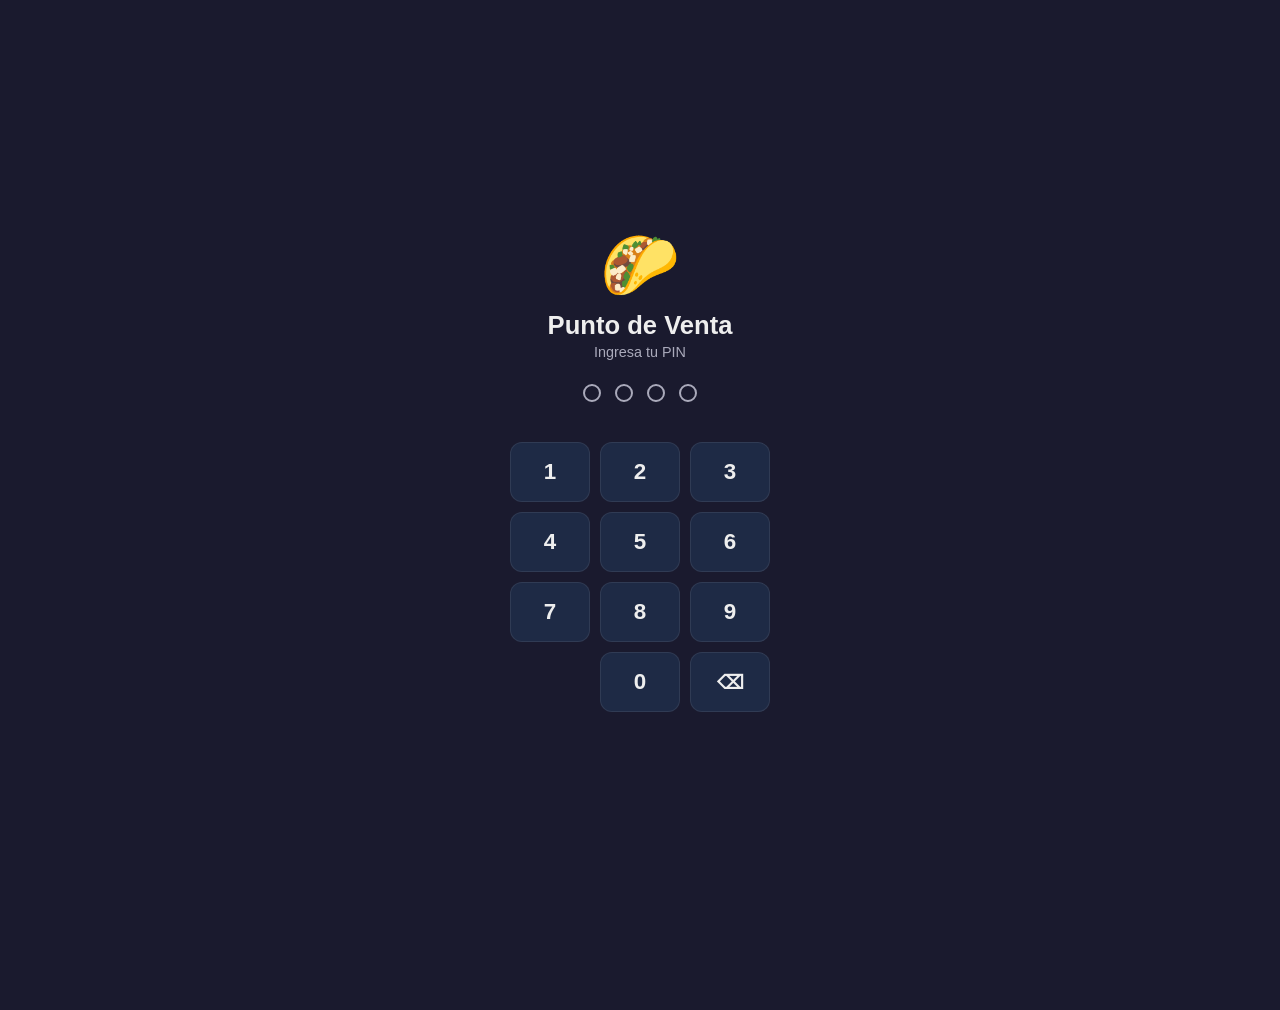
<file: index.html>
<!DOCTYPE html>
<html lang="es">
<head>
  <meta charset="UTF-8">
  <meta name="viewport" content="width=device-width, initial-scale=1.0, user-scalable=no, viewport-fit=cover">
  <meta name="theme-color" content="#e94560">
  <meta name="apple-mobile-web-app-capable" content="yes">
  <meta name="apple-mobile-web-app-status-bar-style" content="black-translucent">
  <title>Punto de Venta</title>
  <link rel="manifest" href="manifest.json">
  <link rel="icon" href="data:image/svg+xml,<svg xmlns='http://www.w3.org/2000/svg' viewBox='0 0 100 100'><text y='80' font-size='80'>🌮</text></svg>">
  <link rel="apple-touch-icon" href="icons/icon-192.png">
  <link rel="stylesheet" href="css/app.css">
</head>
<body>

  <div id="main"></div>

  <nav class="bottom-nav" id="bottomNav"></nav>

  <div class="toast" id="toast"></div>

  <script src="js/error-logger.js"></script>
  <script src="js/supabase.js"></script>
  <script src="js/auth.js"></script>
  <script src="js/pedidos.js"></script>
  <script src="js/nuevo-pedido.js"></script>
  <script src="js/cocina.js"></script>
  <script src="js/cobrar.js"></script>
  <script src="js/corte.js"></script>
  <script src="js/menu-admin.js"></script>
  <script src="js/tareas.js"></script>
  <script src="js/inventario.js"></script>
  <script src="js/auditoria.js"></script>
  <script src="js/equipo.js"></script>
  <script src="js/negocio-admin.js"></script>
  <script src="js/desempeno.js"></script>
  <script src="js/horarios.js"></script>
  <script src="js/app.js"></script>

  <script>
    if ('serviceWorker' in navigator) {
      navigator.serviceWorker.register('/sw.js').catch(() => {});
    }
  </script>
</body>
</html>
</file>
<file: css/app.css>
/* ============================================================
   TAQUERÍA CRUZ — PWA Styles
   Mobile-first, dark theme, touch-optimized
   ============================================================ */

:root {
  --bg: #1a1a2e;
  --bg2: #16213e;
  --surface: #1e2a45;
  --surface2: #253552;
  --primary: #e94560;
  --primary-dark: #c73450;
  --success: #0cca4a;
  --warning: #f0a500;
  --danger: #e74c3c;
  --text: #eee;
  --text2: #aab;
  --muted: #aab;          /* alias de text2 — evita referencias rotas */
  --border: rgba(255,255,255,.08);
  --radius: 12px;
  --shadow: 0 4px 20px rgba(0,0,0,.3);
}

* { margin: 0; padding: 0; box-sizing: border-box; }

body {
  font-family: -apple-system, BlinkMacSystemFont, 'Segoe UI', Roboto, sans-serif;
  background: var(--bg);
  color: var(--text);
  min-height: 100vh;
  display: flex;
  flex-direction: column;
  -webkit-tap-highlight-color: transparent;
  overscroll-behavior: none;
}

/* ── NAV ── */
.bottom-nav {
  position: fixed;
  bottom: 0;
  left: 0;
  right: 0;
  background: var(--bg2);
  display: flex;
  justify-content: space-around;
  padding: 6px 0 env(safe-area-inset-bottom, 6px);
  border-top: 1px solid var(--border);
  z-index: 100;
}

.nav-item {
  display: flex;
  flex-direction: column;
  align-items: center;
  gap: 2px;
  padding: 6px 8px;
  color: var(--text2);
  text-decoration: none;
  font-size: .7rem;
  border: none;
  background: none;
  cursor: pointer;
  transition: color .2s;
  min-width: 56px;
}

.nav-item .nav-icon { font-size: 1.3rem; }
.nav-item.active { color: var(--primary); }
.nav-item { position: relative; }
.nav-badge {
  position: absolute;
  top: 2px;
  right: 6px;
  background: var(--danger);
  color: #fff;
  font-size: .6rem;
  font-weight: 700;
  min-width: 16px;
  height: 16px;
  border-radius: 8px;
  display: flex;
  align-items: center;
  justify-content: center;
  padding: 0 4px;
  line-height: 1;
  pointer-events: none;
}

/* ── MAIN ── */
#main {
  flex: 1;
  padding: 12px;
  padding-bottom: 80px;
  max-width: 1200px;
  margin: 0 auto;
  width: 100%;
}

/* ── HEADERS ── */
.view-header {
  display: flex;
  align-items: center;
  gap: 12px;
  margin-bottom: 16px;
  flex-wrap: wrap;
}
.view-header h1 {
  font-size: 1.3rem;
  flex: 1;
}

/* ── BUTTONS ── */
.btn {
  display: inline-flex;
  align-items: center;
  justify-content: center;
  gap: 6px;
  padding: 10px 18px;
  border: none;
  border-radius: var(--radius);
  font-size: .9rem;
  font-weight: 600;
  cursor: pointer;
  transition: all .15s;
  white-space: nowrap;
}
.btn:active { transform: scale(.96); }
.btn-primary { background: var(--primary); color: #fff; }
.btn-primary:active { background: var(--primary-dark); }
.btn-success { background: var(--success); color: #fff; }
.btn-warning { background: var(--warning); color: #222; }
.btn-danger { background: var(--danger); color: #fff; }
.btn-outline { background: transparent; color: var(--text2); border: 1px solid var(--border); }
.btn-sm { padding: 6px 12px; font-size: .8rem; }
.btn-lg { padding: 14px 24px; font-size: 1rem; }
.btn-block { width: 100%; }
.btn:disabled { opacity: .4; pointer-events: none; }

/* ── TOAST ── */
.toast {
  position: fixed;
  top: 12px;
  left: 50%;
  transform: translateX(-50%) translateY(-100px);
  background: var(--surface2);
  color: var(--text);
  padding: 12px 24px;
  border-radius: 30px;
  font-size: .9rem;
  font-weight: 600;
  z-index: 999;
  transition: transform .3s ease;
  box-shadow: var(--shadow);
}
.toast.show { transform: translateX(-50%) translateY(0); }
.toast.error { background: var(--danger); }
.toast.warning { background: var(--warning); color: #000; }

/* ── LOADING / EMPTY ── */
.loading, .empty-state {
  text-align: center;
  padding: 3rem;
  color: var(--text2);
  font-size: 1rem;
}

/* ── PEDIDOS GRID ── */
.pedidos-grid {
  display: grid;
  grid-template-columns: repeat(auto-fill, minmax(280px, 1fr));
  gap: 12px;
}

.pedido-card {
  background: var(--surface);
  border-radius: var(--radius);
  padding: 16px;
  border-left: 4px solid var(--text2);
  box-shadow: var(--shadow);
}
.pedido-card.estado-abierta { border-left-color: var(--warning); }
.pedido-card.estado-cocina { border-left-color: var(--primary); }
.pedido-card.estado-lista { border-left-color: var(--success); }

.pedido-header {
  display: flex;
  justify-content: space-between;
  margin-bottom: 4px;
}
.pedido-mesa { font-weight: 700; font-size: 1.1rem; }
.pedido-estado { font-size: .75rem; text-transform: uppercase; letter-spacing: .05em; opacity: .7; }
.pedido-num { font-size: .85rem; color: var(--text2); }
.pedido-time { font-size: .8rem; color: var(--text2); margin-bottom: 8px; }
.pedido-items { list-style: none; margin-bottom: 10px; }
.pedido-items li { padding: 2px 0; font-size: .9rem; }
.pedido-items small { color: var(--text2); }
.pedido-total { font-size: 1.2rem; font-weight: 700; margin-bottom: 10px; }
.pedido-actions { display: flex; gap: 6px; flex-wrap: wrap; }

/* ── NUEVO PEDIDO ── */
.nuevo-pedido-layout {
  display: grid;
  grid-template-columns: 1fr;
  gap: 16px;
}
@media (min-width: 768px) {
  .nuevo-pedido-layout { grid-template-columns: 1fr 320px; }
}

.cliente-selector { margin-bottom: 12px; }
.cliente-selector label { font-size: .85rem; color: var(--text2); margin-bottom: 6px; display: block; }
.cliente-row { display: flex; gap: 8px; margin-bottom: 8px; }
.cliente-input {
  flex: 1;
  padding: 10px 14px;
  border: 1px solid var(--border);
  border-radius: var(--radius);
  background: var(--surface);
  color: var(--text);
  font-size: 1rem;
  font-weight: 600;
}
.cliente-input::placeholder { color: var(--text2); font-weight: 400; }
.clientes-rapidos { display: flex; gap: 6px; flex-wrap: wrap; }
.cliente-chip {
  padding: 6px 12px;
  border-radius: 20px;
  border: 1px solid var(--border);
  background: var(--surface2);
  color: var(--text);
  font-size: .8rem;
  cursor: pointer;
  transition: all .15s;
}
.cliente-chip:active { background: var(--primary); border-color: var(--primary); }
.mesa-btn {
  padding: 10px 16px;
  border-radius: var(--radius);
  border: 1px solid var(--border);
  background: var(--surface);
  color: var(--text);
  font-weight: 700;
  font-size: .9rem;
  cursor: pointer;
  transition: all .15s;
  white-space: nowrap;
}
.mesa-btn.active { background: var(--primary); border-color: var(--primary); }

.cat-tabs {
  display: flex;
  gap: 6px;
  overflow-x: auto;
  padding-bottom: 8px;
  margin-bottom: 8px;
  -webkit-overflow-scrolling: touch;
}
.cat-tab {
  flex-shrink: 0;
  padding: 8px 16px;
  border: 1px solid var(--border);
  border-radius: 30px;
  background: var(--surface);
  color: var(--text);
  font-size: .85rem;
  cursor: pointer;
  transition: all .15s;
  white-space: nowrap;
}
.cat-tab.active { background: var(--primary); border-color: var(--primary); }

.productos-grid {
  display: grid;
  grid-template-columns: repeat(auto-fill, minmax(140px, 1fr));
  gap: 8px;
}
.producto-btn {
  position: relative;
  padding: 14px 10px;
  border-radius: var(--radius);
  border: 1px solid var(--border);
  background: var(--surface);
  color: var(--text);
  cursor: pointer;
  text-align: center;
  transition: all .15s;
}
.producto-btn:active { transform: scale(.96); background: var(--surface2); }
.producto-btn.in-ticket { border-color: var(--primary); background: rgba(233,69,96,.12); }
.prod-name { display: block; font-weight: 600; font-size: .9rem; margin-bottom: 4px; }
.prod-price { font-size: .85rem; color: var(--text2); }
.prod-qty {
  position: absolute;
  top: -6px; right: -6px;
  width: 22px; height: 22px;
  border-radius: 50%;
  background: var(--primary);
  color: #fff;
  font-size: .75rem;
  font-weight: 700;
  display: flex;
  align-items: center;
  justify-content: center;
}

/* ── TICKET PANEL ── */
.ticket-panel {
  background: var(--surface);
  border-radius: var(--radius);
  padding: 16px;
  display: flex;
  flex-direction: column;
  max-height: calc(100vh - 160px);
}
.ticket-title { font-size: 1.1rem; margin-bottom: 8px; }
.ticket-items { flex: 1; overflow-y: auto; margin-bottom: 12px; }
.ticket-empty { text-align: center; color: var(--text2); padding: 2rem 0; }

.ticket-item {
  padding: 8px 0;
  border-bottom: 1px solid var(--border);
}
.ticket-item-top {
  display: flex;
  justify-content: space-between;
  font-weight: 600;
}
.ticket-item-controls {
  display: flex;
  align-items: center;
  gap: 6px;
  margin-top: 6px;
}
.qty-btn {
  width: 30px; height: 30px;
  border-radius: 50%;
  border: 1px solid var(--border);
  background: var(--surface2);
  color: var(--text);
  font-size: 1rem;
  cursor: pointer;
  display: flex;
  align-items: center;
  justify-content: center;
}
.qty-num { font-weight: 700; min-width: 20px; text-align: center; }
.nota-input {
  flex: 1;
  padding: 4px 8px;
  border: 1px solid var(--border);
  border-radius: 6px;
  background: var(--bg);
  color: var(--text);
  font-size: .8rem;
}
.btn-remove {
  width: 28px; height: 28px;
  border-radius: 50%;
  border: none;
  background: rgba(231,76,60,.2);
  color: var(--danger);
  cursor: pointer;
  font-size: .8rem;
}
.ticket-footer { border-top: 1px solid var(--border); padding-top: 12px; }
.ticket-total { font-size: 1.3rem; font-weight: 700; margin-bottom: 10px; text-align: right; }

/* ── COCINA ── */
.cocina-grid {
  display: grid;
  grid-template-columns: repeat(auto-fill, minmax(280px, 1fr));
  gap: 12px;
}
.cocina-card {
  background: var(--surface);
  border-radius: var(--radius);
  padding: 16px;
  border-left: 4px solid var(--primary);
  box-shadow: var(--shadow);
}
.cocina-card.cocina-lista { border-left-color: var(--success); opacity: .7; }
.cocina-card.cocina-urgente { border-left-color: var(--danger); animation: pulse 1.5s infinite; }
@keyframes pulse { 0%, 100% { box-shadow: var(--shadow); } 50% { box-shadow: 0 0 20px rgba(231,76,60,.3); } }

.cocina-card-header { display: flex; justify-content: space-between; align-items: center; margin-bottom: 10px; }
.cocina-mesa { font-weight: 700; font-size: 1.2rem; }
.cocina-num { color: var(--text2); }
.cocina-time { font-size: .85rem; }
.cocina-time.urgente { color: var(--danger); font-weight: 700; }
.cocina-items { list-style: none; margin-bottom: 12px; }
.cocina-item { padding: 4px 0; font-size: 1.05rem; }
.cocina-nota { color: var(--warning); font-size: .85rem; margin-top: 2px; }
.cocina-btn { padding: 14px; font-size: 1.1rem; }
.cocina-estado-lista { text-align: center; padding: 10px; font-size: .9rem; color: var(--success); }
.cocina-empty { font-size: 1.1rem; }
.cocina-clock { font-size: 1.2rem; font-weight: 700; color: var(--text2); }

/* ── COBRAR ── */
.cobrar-layout {
  display: grid;
  grid-template-columns: 1fr;
  gap: 16px;
}
@media (min-width: 768px) {
  .cobrar-layout { grid-template-columns: 1fr 320px; }
}
.cobrar-ticket {
  background: var(--surface);
  border-radius: var(--radius);
  padding: 20px;
}
.cobrar-table {
  width: 100%;
  border-collapse: collapse;
  margin: 12px 0;
}
.cobrar-table th, .cobrar-table td {
  padding: 8px;
  text-align: left;
  border-bottom: 1px solid var(--border);
}
.cobrar-table th { color: var(--text2); font-size: .8rem; text-transform: uppercase; }
.cobrar-total-line { font-size: 1.4rem; text-align: right; padding: 12px 0; }

.cobrar-pago {
  background: var(--surface);
  border-radius: var(--radius);
  padding: 20px;
}
.pago-rapido { display: flex; gap: 8px; margin: 12px 0; flex-wrap: wrap; }
.pago-btn {
  flex: 1;
  min-width: 60px;
  padding: 14px;
  border: 1px solid var(--border);
  border-radius: var(--radius);
  background: var(--surface2);
  color: var(--text);
  font-size: 1rem;
  font-weight: 700;
  cursor: pointer;
  transition: all .15s;
}
.pago-btn:active { background: var(--primary); border-color: var(--primary); }
.pago-input {
  width: 100%;
  padding: 14px;
  font-size: 1.3rem;
  font-weight: 700;
  border: 2px solid var(--border);
  border-radius: var(--radius);
  background: var(--bg);
  color: var(--text);
  text-align: center;
  margin: 8px 0;
}
.pago-cambio { text-align: center; font-size: 1.2rem; font-weight: 700; margin: 8px 0; min-height: 32px; }
.cambio-ok { color: var(--success); }
.cambio-falta { color: var(--danger); }

/* ── CORTE ── */
.corte-fecha { color: var(--text2); font-size: .9rem; }
.corte-resumen {
  display: grid;
  grid-template-columns: repeat(auto-fill, minmax(140px, 1fr));
  gap: 10px;
  margin-bottom: 16px;
}
.corte-stat {
  background: var(--surface);
  border-radius: var(--radius);
  padding: 16px;
  text-align: center;
}
.corte-stat.corte-total { background: var(--primary); }
.corte-stat-label { display: block; font-size: .75rem; text-transform: uppercase; color: var(--text2); margin-bottom: 4px; }
.corte-total .corte-stat-label { color: rgba(255,255,255,.8); }
.corte-stat-value { font-size: 1.5rem; font-weight: 700; }
.corte-table {
  width: 100%;
  border-collapse: collapse;
  background: var(--surface);
  border-radius: var(--radius);
  overflow: hidden;
}
.corte-table th, .corte-table td {
  padding: 10px 12px;
  text-align: left;
  border-bottom: 1px solid var(--border);
}
.corte-table th { color: var(--text2); font-size: .8rem; text-transform: uppercase; background: var(--surface2); }

/* ── ADMIN MENÚ ── */
.admin-cat-section { margin-bottom: 20px; }
.admin-cat-header {
  display: flex;
  justify-content: space-between;
  align-items: center;
  margin-bottom: 8px;
}
.admin-cat-header h2 { font-size: 1.1rem; }
.admin-table {
  width: 100%;
  border-collapse: collapse;
  background: var(--surface);
  border-radius: var(--radius);
  overflow: hidden;
}
.admin-table th, .admin-table td {
  padding: 10px;
  text-align: left;
  border-bottom: 1px solid var(--border);
}
.admin-table th { color: var(--text2); font-size: .75rem; text-transform: uppercase; background: var(--surface2); }
.admin-table .no-disponible { opacity: .4; }

/* ── MODAL ── */
.modal-overlay {
  position: fixed;
  inset: 0;
  z-index: 200;
  background: rgba(0,0,0,.6);
  display: flex;
  align-items: center;
  justify-content: center;
  padding: 16px;
}
.modal-card {
  background: var(--bg2);
  border-radius: var(--radius);
  padding: 20px;
  width: 100%;
  max-width: 500px;
  max-height: 80vh;
  overflow-y: auto;
  box-shadow: var(--shadow);
}
.modal-header {
  display: flex;
  justify-content: space-between;
  align-items: center;
  margin-bottom: 16px;
}
.modal-header h2 { font-size: 1.1rem; }

/* ── TOP BAR ── */
.top-bar {
  position: sticky;
  top: 0;
  z-index: 90;
  background: var(--bg2);
  border-bottom: 1px solid var(--border);
  padding: 8px 12px;
  display: flex;
  align-items: center;
  gap: 10px;
}
.top-bar-user { font-weight: 700; font-size: .95rem; }
.top-bar-rol {
  font-size: .7rem;
  text-transform: uppercase;
  letter-spacing: .05em;
  color: var(--text2);
  background: var(--surface2);
  padding: 2px 8px;
  border-radius: 10px;
}
.top-bar-logout { margin-left: auto; }

/* ── LOGIN ── */
.login-screen {
  display: flex;
  align-items: center;
  justify-content: center;
  min-height: 100vh;
  padding: 20px;
}
.login-card {
  text-align: center;
  width: 100%;
  max-width: 320px;
}
.login-logo { font-size: 4rem; margin-bottom: 8px; }
.login-title { font-size: 1.6rem; margin-bottom: 4px; }
.login-sub { color: var(--text2); margin-bottom: 24px; font-size: .9rem; }

.pin-display {
  display: flex;
  justify-content: center;
  gap: 14px;
  margin-bottom: 8px;
}
.pin-dot {
  width: 18px;
  height: 18px;
  border-radius: 50%;
  border: 2px solid var(--text2);
  transition: all .15s;
}
.pin-dot.filled {
  background: var(--primary);
  border-color: var(--primary);
}
.pin-display.shake {
  animation: pinShake .4s;
}
@keyframes pinShake {
  0%, 100% { transform: translateX(0); }
  20%, 60% { transform: translateX(-8px); }
  40%, 80% { transform: translateX(8px); }
}
.pin-error {
  color: var(--danger);
  font-size: .85rem;
  min-height: 24px;
  margin-bottom: 8px;
}

.pin-pad {
  display: grid;
  grid-template-columns: repeat(3, 1fr);
  gap: 10px;
  max-width: 260px;
  margin: 0 auto;
}
.pin-key {
  height: 60px;
  border-radius: var(--radius);
  border: 1px solid var(--border);
  background: var(--surface);
  color: var(--text);
  font-size: 1.4rem;
  font-weight: 700;
  cursor: pointer;
  transition: all .1s;
}
.pin-key:active { background: var(--primary); border-color: var(--primary); transform: scale(.95); }
.pin-key:disabled { opacity: 0; cursor: default; }
.pin-delete { font-size: 1.2rem; }

/* ── TOP BAR NEGOCIO ── */
.top-bar-negocio {
  font-weight: 700;
  font-size: .85rem;
  margin-right: auto;
}

/* ── COCINA ITEMS CHECKBOX ── */
.cocina-item-check {
  display: flex;
  align-items: center;
  gap: 8px;
  cursor: pointer;
}
.cocina-item-check input[type="checkbox"] {
  width: 22px;
  height: 22px;
  accent-color: var(--success);
  cursor: pointer;
}
.cocina-item-listo { opacity: .6; text-decoration: line-through; }
.cocina-item-entregado { opacity: .4; text-decoration: line-through; }
.cocina-item-badge {
  font-size: .7rem;
  padding: 2px 6px;
  border-radius: 8px;
  margin-left: 8px;
  font-weight: 600;
}
.cocina-item-badge.listo { background: var(--success); color: #fff; }
.cocina-item-badge.entregado { background: var(--border); color: var(--muted); }
.cocina-actions { display: flex; flex-direction: column; gap: 6px; margin-top: 8px; }

/* ── TAREAS (COLA DE MESEROS) ── */
.tareas-list {
  display: flex;
  flex-direction: column;
  gap: 10px;
  padding: 0 4px;
}
.tareas-filtros {
  display: flex;
  gap: 6px;
}
.tarea-card {
  background: var(--surface);
  border-radius: var(--radius);
  padding: 14px;
  border-left: 4px solid var(--border);
}
.tarea-tipo-warning { border-left-color: var(--warning); }
.tarea-tipo-primary { border-left-color: var(--primary); }
.tarea-tipo-success { border-left-color: var(--success); }
.tarea-completada { opacity: .6; }
.tarea-header {
  display: flex;
  justify-content: space-between;
  align-items: center;
  margin-bottom: 6px;
}
.tarea-tipo {
  font-weight: 700;
  font-size: .9rem;
}
.tarea-time {
  font-size: .8rem;
  color: var(--muted);
}
.tarea-mesa {
  font-size: .95rem;
  font-weight: 600;
  margin-bottom: 4px;
}
.tarea-desc {
  font-size: .85rem;
  color: var(--text);
  margin-bottom: 6px;
  line-height: 1.3;
}
.tarea-creador, .tarea-completador {
  font-size: .75rem;
  color: var(--muted);
  margin-bottom: 2px;
}
.tarea-actions { margin-top: 8px; }

/* ── CUENTAS ABIERTAS CHIP ── */
.cliente-chip-cuenta {
  background: var(--primary) !important;
  color: #fff !important;
  border-color: var(--primary) !important;
}
.cuenta-info {
  padding: 8px 12px;
  background: var(--primary);
  color: #fff;
  border-radius: var(--radius);
  font-weight: 600;
  font-size: .9rem;
}

/* ── TURNO ── */
.turno-inicio {
  padding: 2rem;
  text-align: center;
}

/* ── INVENTARIO ── */
.inv-tabs {
  display: flex;
  gap: 6px;
  margin-bottom: 16px;
}
.inv-tab {
  padding: 8px 14px;
  border-radius: var(--radius);
  border: 1px solid var(--border);
  background: var(--surface);
  color: var(--text);
  font-size: .85rem;
  font-weight: 600;
  cursor: pointer;
}
.inv-tab.active {
  background: var(--primary);
  border-color: var(--primary);
  color: #fff;
}
.inv-cat-section { margin-bottom: 20px; }
.inv-cat-title {
  font-size: .95rem;
  color: var(--muted);
  text-transform: uppercase;
  letter-spacing: .5px;
  margin-bottom: 8px;
}
.inv-bajo td { color: var(--danger); }
.inv-positivo { color: var(--success); font-weight: 600; }
.inv-negativo { color: var(--danger); font-weight: 600; }
.inv-alerta {
  background: rgba(233, 69, 96, .15);
  border: 1px solid var(--danger);
  border-radius: var(--radius);
  padding: 10px 14px;
  margin-bottom: 16px;
  font-size: .85rem;
}
.inv-alerta-item { font-weight: 600; }
.inv-receta-card {
  background: var(--surface);
  border-radius: var(--radius);
  padding: 12px;
  margin-bottom: 8px;
}
.inv-receta-header {
  display: flex;
  justify-content: space-between;
  align-items: center;
  margin-bottom: 6px;
}
.inv-receta-items {
  list-style: none;
  padding: 0;
  margin: 0;
}
.inv-receta-items li {
  display: flex;
  align-items: center;
  justify-content: space-between;
  padding: 4px 8px;
  font-size: .85rem;
  border-bottom: 1px solid var(--border);
}
.inv-receta-items li:last-child { border-bottom: none; }

/* ── AUDITORÍA ── */
.audit-filtros {
  display: flex;
  flex-wrap: wrap;
  gap: 8px;
  margin-bottom: 16px;
}
.audit-filtros select {
  padding: 8px 10px;
  border-radius: var(--radius);
  border: 1px solid var(--border);
  background: var(--surface);
  color: var(--text);
  font-size: .85rem;
  flex: 1;
  min-width: 120px;
}
.audit-list {
  display: flex;
  flex-direction: column;
  gap: 4px;
}
.audit-entry {
  background: var(--surface);
  border-radius: var(--radius);
  padding: 10px 14px;
  border-left: 4px solid var(--border);
}
.audit-critical { border-left-color: var(--danger); background: rgba(233,69,96,.06); }
.audit-warning { border-left-color: var(--warning); background: rgba(255,193,7,.06); }
.audit-info { border-left-color: var(--border); }
.audit-entry-header {
  display: flex;
  align-items: center;
  gap: 8px;
  flex-wrap: wrap;
}
.audit-sev { font-size: .7rem; }
.audit-tipo { font-weight: 600; font-size: .85rem; }
.audit-user { font-size: .8rem; color: var(--muted); margin-left: auto; }
.audit-time { font-size: .75rem; color: var(--muted); }
.audit-meta {
  font-size: .8rem;
  color: var(--muted);
  margin-top: 4px;
  line-height: 1.4;
}

/* ── EQUIPO ── */
.equipo-list {
  display: flex;
  flex-direction: column;
  gap: 8px;
}
.equipo-card {
  background: var(--surface);
  border-radius: var(--radius);
  padding: 12px 14px;
  display: flex;
  align-items: center;
  gap: 12px;
}
.equipo-inactivo { opacity: .5; }
.equipo-avatar { font-size: 2rem; }
.equipo-info { flex: 1; }
.equipo-nombre { font-weight: 700; font-size: .95rem; }
.equipo-rol { font-size: .8rem; color: var(--muted); text-transform: capitalize; }
.equipo-pin { font-size: .75rem; color: var(--muted); font-family: monospace; }
.equipo-actions { display: flex; gap: 6px; }
.equipo-roles { display: flex; flex-direction: column; gap: 8px; }
.equipo-rol-card {
  background: var(--surface);
  border-radius: var(--radius);
  padding: 12px;
}
.equipo-rol-header {
  display: flex;
  align-items: center;
  gap: 8px;
  margin-bottom: 6px;
}
.equipo-badge-admin {
  background: var(--primary);
  color: #fff;
  font-size: .7rem;
  padding: 2px 8px;
  border-radius: 8px;
  font-weight: 600;
}
.equipo-rol-permisos { display: flex; flex-wrap: wrap; gap: 4px; }
.equipo-permiso {
  background: var(--bg);
  border: 1px solid var(--border);
  border-radius: 6px;
  padding: 2px 8px;
  font-size: .75rem;
}

/* ── CONFIG NEGOCIO ── */
.config-section {
  background: var(--surface);
  border-radius: var(--radius);
  padding: 16px;
  margin-bottom: 16px;
}
.config-section h2 { margin-bottom: 12px; font-size: 1.1rem; }
.config-form { display: flex; flex-direction: column; gap: 12px; }
.config-field { display: flex; flex-direction: column; gap: 4px; }
.config-field label { font-size: .8rem; color: var(--muted); font-weight: 600; }
.config-input {
  padding: 10px 12px;
  border-radius: var(--radius);
  border: 1px solid var(--border);
  background: var(--bg);
  color: var(--text);
  font-size: .95rem;
}
.config-color { width: 60px; height: 40px; border: none; cursor: pointer; }
.config-slug { font-size: .85rem; color: var(--muted); padding: 8px 0; }
.config-codigo-actual {
  text-align: center;
  padding: 20px;
  margin: 12px 0;
}
.config-codigo-num {
  display: block;
  font-size: 3rem;
  font-weight: 900;
  letter-spacing: 12px;
  color: var(--primary);
  font-family: monospace;
}
.config-codigo-label { font-size: .85rem; color: var(--muted); }
.config-mesas { display: flex; flex-direction: column; gap: 6px; }
.config-mesa-item {
  display: flex;
  flex-direction: column;
  gap: 4px;
  padding: 8px 12px;
  background: var(--bg);
  border-radius: var(--radius);
}
.config-mesa-header {
  display: flex;
  align-items: center;
  justify-content: space-between;
  gap: 8px;
}
.config-mesa-nombre { font-weight: 600; flex: 1; }

/* ── BTN DANGER ── */
.btn-danger {
  background: var(--danger);
  border-color: var(--danger);
  color: #fff;
}

/* ── DESEMPEÑO ── */
.desemp-filtros { display: flex; gap: 6px; }
.desemp-list { display: flex; flex-direction: column; gap: 10px; }
.desemp-card {
  background: var(--surface);
  border-radius: var(--radius);
  padding: 14px;
  display: grid;
  grid-template-columns: 36px 40px 1fr;
  grid-template-rows: auto auto;
  gap: 6px 10px;
  align-items: center;
}
.desemp-rank { font-size: 1.3rem; text-align: center; }
.desemp-avatar { font-size: 1.6rem; text-align: center; }
.desemp-info { display: flex; flex-direction: column; }
.desemp-nombre { font-weight: 700; font-size: .95rem; }
.desemp-rol { font-size: .75rem; color: var(--muted); }
.desemp-stats {
  grid-column: 3;
  display: flex;
  gap: 12px;
  flex-wrap: wrap;
}
.desemp-stat { display: flex; flex-direction: column; align-items: center; min-width: 44px; }
.desemp-val { font-size: 1.1rem; font-weight: 700; }
.desemp-lbl { font-size: .65rem; color: var(--muted); text-transform: uppercase; letter-spacing: .5px; }
.desemp-stat-danger .desemp-val { color: var(--danger); }
.desemp-bar-wrap {
  grid-column: 1 / -1;
  height: 4px;
  background: var(--border);
  border-radius: 2px;
  overflow: hidden;
}
.desemp-bar { height: 100%; background: var(--primary); border-radius: 2px; transition: width .4s; }

/* ── PANEL DE SOLICITUDES (clientes) ── */
.solic-panel {
  background: var(--surface);
  border: 1px solid var(--warning);
  border-radius: var(--radius);
  margin-bottom: 12px;
  overflow: hidden;
}
.solic-titulo {
  background: var(--warning);
  color: #000;
  padding: 8px 14px;
  font-size: .85rem;
  font-weight: 700;
}
.solic-card {
  padding: 12px 14px;
  border-bottom: 1px solid var(--border);
}
.solic-card:last-child { border-bottom: none; }
.solic-header {
  display: flex;
  align-items: center;
  gap: 8px;
  margin-bottom: 6px;
}
.solic-tipo { font-weight: 700; font-size: .85rem; }
.solic-cliente { flex: 1; font-size: .9rem; }
.solic-time { font-size: .75rem; color: var(--text2); }
.solic-items { font-size: .8rem; color: var(--text2); margin-bottom: 6px; }
.solic-total { font-weight: 700; color: var(--primary); margin-bottom: 8px; }
.solic-actions { display: flex; gap: 8px; }

/* ── MÉTODO DE PAGO ── */
.pago-metodo {
  display: flex;
  gap: 6px;
  margin-bottom: 12px;
}
.pago-metodo-btn {
  flex: 1;
  display: flex;
  align-items: center;
  justify-content: center;
  gap: 4px;
  padding: 8px 4px;
  background: var(--surface2);
  border: 2px solid var(--border);
  border-radius: 8px;
  cursor: pointer;
  font-size: .8rem;
  transition: border-color .15s, background .15s;
}
.pago-metodo-btn input[type=radio] { display: none; }
.pago-metodo-btn.active {
  border-color: var(--primary);
  background: rgba(233,69,96,.12);
  color: var(--primary);
  font-weight: 700;
}
.pago-descuento {
  margin-bottom: 12px;
  font-size: .85rem;
  color: var(--text2);
}
.pago-descuento label { display: block; margin-bottom: 4px; }
.descuento-resumen {
  font-size: .85rem;
  color: var(--warning);
  margin-bottom: 6px;
}

/* ── FLASH ALERT (alerta visual para ambientes ruidosos) ── */
@keyframes taq-flash {
  0%   { opacity: 0; }
  15%  { opacity: 0.55; }
  40%  { opacity: 0.35; }
  60%  { opacity: 0.55; }
  100% { opacity: 0; }
}

/* ── IMPRESIÓN DE TICKET ── */
@media print {
  body { background: #fff !important; color: #000 !important; }
  .bottom-nav, .top-bar, .view-header, .cobrar-pago,
  .btn, button, #toast, #flashOverlay { display: none !important; }
  .cobrar-layout { display: block !important; }
  #ticket-imprimible {
    display: block !important;
    box-shadow: none !important;
    border: none !important;
    background: #fff !important;
    color: #000 !important;
    max-width: 80mm !important;  /* ancho de impresora térmica */
    font-family: monospace;
    font-size: 12px;
  }
  .ticket-header-print { display: block !important; text-align: center; margin-bottom: 8px; }
  .cobrar-table { width: 100%; border-collapse: collapse; font-size: 11px; }
  .cobrar-table th, .cobrar-table td { padding: 2px 4px; text-align: left; }
  .cobrar-total-line { border-top: 1px dashed #000; margin-top: 8px; padding-top: 4px; font-size: 14px; }
  #main { padding: 0 !important; }
}

/* ── PWA / SAFE AREA ── */
@supports (padding-bottom: env(safe-area-inset-bottom)) {
  .bottom-nav { padding-bottom: calc(6px + env(safe-area-inset-bottom)); }
  #main { padding-bottom: calc(80px + env(safe-area-inset-bottom)); }
}

/* ====================================================
   RESPONSIVE — Celulares y tabletas
   Mobile-first: los cambios aquí ajustan casos edge.
   ==================================================== */

/* ── Inputs: font-size 16px previene zoom en iOS ── */
input[type="text"],
input[type="number"],
input[type="tel"],
input[type="email"],
input[type="password"],
textarea,
select {
  font-size: max(16px, 1rem);
}
/* Excepción: inputs muy chicos donde el tamaño grande rompe el layout */
.nota-input,
.audit-filtros select,
.inv-tab,
.pago-btn {
  font-size: 16px;
}

/* ── Tablas: scroll horizontal en pantallas angostas ── */
@media (max-width: 640px) {
  .corte-table,
  .admin-table,
  .cobrar-table {
    display: block;
    overflow-x: auto;
    -webkit-overflow-scrolling: touch;
    border-radius: var(--radius);
  }
  /* Que las celdas no se aplasten tanto */
  .corte-table th, .corte-table td,
  .admin-table th, .admin-table td,
  .cobrar-table th, .cobrar-table td {
    white-space: nowrap;
  }
  /* La tabla de auditoría errores también */
  #audit-errores table {
    display: block;
    overflow-x: auto;
    -webkit-overflow-scrolling: touch;
    width: 100%;
  }
  #audit-errores td, #audit-errores th {
    white-space: nowrap;
  }
}

/* ── Pantallas muy pequeñas (≤ 359px — Android gama baja, iPhone SE 1ª gen) ── */
@media (max-width: 359px) {
  /* Nav: reducir para que quepan 6 items en 320px */
  .nav-item {
    min-width: 42px;
    padding: 5px 3px;
    font-size: .58rem;
    gap: 1px;
  }
  .nav-item .nav-icon { font-size: 1.2rem; }

  #main { padding: 8px 8px 76px; }

  /* Teclado PIN más compacto */
  .pin-pad { max-width: 220px; gap: 7px; }
  .pin-key  { height: 52px; font-size: 1.2rem; }

  /* Productos: 2 columnas forzadas */
  .productos-grid { grid-template-columns: repeat(2, 1fr); gap: 6px; }
  .prod-name  { font-size: .8rem; }
  .prod-price { font-size: .78rem; }
  .producto-btn { padding: 10px 6px; }

  /* Corte: stats 2 columnas */
  .corte-resumen { grid-template-columns: repeat(2, 1fr); }
  .corte-stat-value { font-size: 1.2rem; }

  /* Auditoría: filtros apilados de 2 en 2 */
  .audit-filtros { display: grid; grid-template-columns: 1fr 1fr; }

  /* Desempeño: columnas más angostas */
  .desemp-card { grid-template-columns: 24px 32px 1fr; gap: 4px 8px; }
  .desemp-rank  { font-size: 1rem; }
  .desemp-avatar { font-size: 1.3rem; }
  .desemp-val   { font-size: 1rem; }
  .desemp-stats { gap: 8px; }

  /* Equipo: acciones apiladas */
  .equipo-card { flex-wrap: wrap; }
  .equipo-actions { width: 100%; justify-content: flex-end; }

  /* Header: título más chico */
  .view-header h1 { font-size: 1.1rem; }

  /* Botones: un poco más chicos */
  .btn { padding: 9px 12px; font-size: .85rem; }
  .btn-sm { padding: 5px 10px; font-size: .75rem; }

  /* Cobrar: inputs touch-friendly */
  .pago-input { font-size: 1.1rem; padding: 10px; }
  .pago-metodo-btn { font-size: .75rem; padding: 7px 3px; }
}

/* ── Teléfonos estándar (360–599px) ── */
@media (min-width: 360px) and (max-width: 599px) {
  /* Productos: mínimo 130px para que quepan cómodamente */
  .productos-grid { grid-template-columns: repeat(auto-fill, minmax(130px, 1fr)); }

  /* Ticket panel: altura razonable en mobile sin saturar la pantalla */
  .ticket-panel { max-height: 50vh; }

  /* Corte: stats en 2 columnas en pantallas muy angostas */
  @media (max-width: 430px) {
    .corte-resumen { grid-template-columns: repeat(2, 1fr); }
  }

  /* Auditoría filtros: grid 2x2 en vez de fila de 4 */
  @media (max-width: 480px) {
    .audit-filtros { display: grid; grid-template-columns: 1fr 1fr; }
    .audit-filtros select { min-width: 0; }
  }
}

/* ── Tabletas pequeñas (600px–899px) ── */
@media (min-width: 600px) and (max-width: 899px) {
  #main { padding: 16px; padding-bottom: 88px; }

  .pedidos-grid  { grid-template-columns: repeat(auto-fill, minmax(280px, 1fr)); }
  .cocina-grid   { grid-template-columns: repeat(auto-fill, minmax(280px, 1fr)); }
  .productos-grid{ grid-template-columns: repeat(auto-fill, minmax(150px, 1fr)); }
  .corte-resumen { grid-template-columns: repeat(auto-fill, minmax(140px, 1fr)); }

  /* Nuevo pedido: 2 paneles lado a lado desde 600px */
  .nuevo-pedido-layout { grid-template-columns: 1fr 300px; }
  .ticket-panel { max-height: calc(100vh - 140px); }

  /* Cobrar: 2 paneles */
  .cobrar-layout { grid-template-columns: 1fr 300px; }

  /* Nav: iconos más grandes en tablet */
  .nav-item { min-width: 70px; padding: 7px 10px; font-size: .72rem; }
  .nav-item .nav-icon { font-size: 1.4rem; }

  /* Desempeño: stats con más espacio */
  .desemp-stats { gap: 18px; }

  /* Auditoría: filtros en una fila */
  .audit-filtros { flex-wrap: nowrap; }
  .audit-filtros select { min-width: 110px; }
}

/* ── Tabletas y pantallas grandes (≥ 900px) ── */
@media (min-width: 900px) {
  #main { padding: 20px; padding-bottom: 90px; }

  .pedidos-grid  { grid-template-columns: repeat(auto-fill, minmax(300px, 1fr)); }
  .cocina-grid   { grid-template-columns: repeat(auto-fill, minmax(300px, 1fr)); }
  .productos-grid{ grid-template-columns: repeat(auto-fill, minmax(160px, 1fr)); }
  .corte-resumen { grid-template-columns: repeat(auto-fill, minmax(150px, 1fr)); }

  .nuevo-pedido-layout { grid-template-columns: 1fr 340px; }
  .cobrar-layout       { grid-template-columns: 1fr 340px; }
  .ticket-panel { max-height: calc(100vh - 130px); }

  /* Desempeño: tarjetas más anchas */
  .desemp-list { display: grid; grid-template-columns: repeat(auto-fill, minmax(380px, 1fr)); gap: 10px; }
  .desemp-stats { gap: 20px; }

  /* Equipo: lista más compacta */
  .equipo-list { display: grid; grid-template-columns: repeat(auto-fill, minmax(340px, 1fr)); gap: 8px; }

  /* Nav: versión tablet con más aire */
  .nav-item { min-width: 80px; }
  .nav-item .nav-icon { font-size: 1.5rem; }
  .bottom-nav { padding: 8px 0 env(safe-area-inset-bottom, 8px); }
}

/* ── Nav: si hay ≥ 6 items, usar scroll horizontal en vez de apretarlos ── */
@media (max-width: 400px) {
  .bottom-nav {
    justify-content: flex-start;
    overflow-x: auto;
    -webkit-overflow-scrolling: touch;
    scrollbar-width: none;
    gap: 0;
  }
  .bottom-nav::-webkit-scrollbar { display: none; }
  .nav-item { flex-shrink: 0; }
}

/* ── Toque: evitar doble-tap zoom en botones ── */
button, a, label, .producto-btn, .pago-btn, .pin-key {
  touch-action: manipulation;
}
</file>
